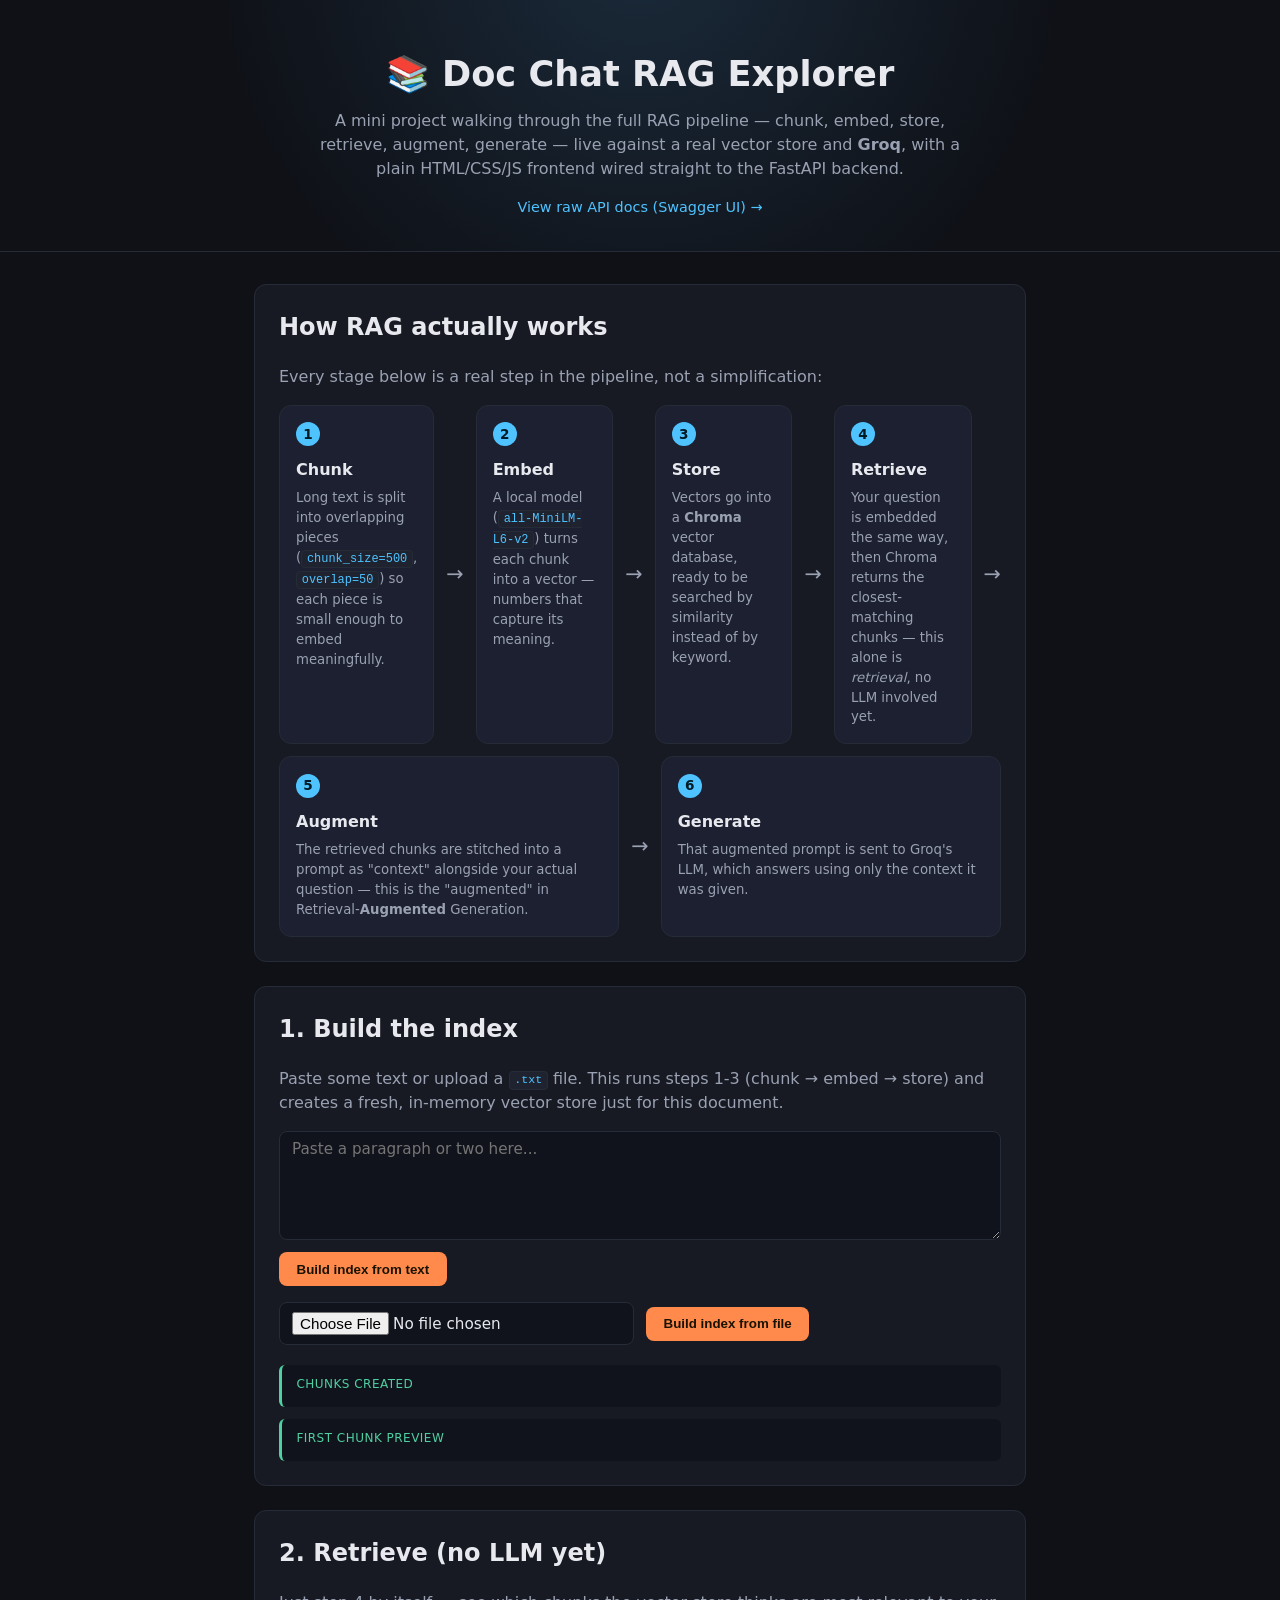
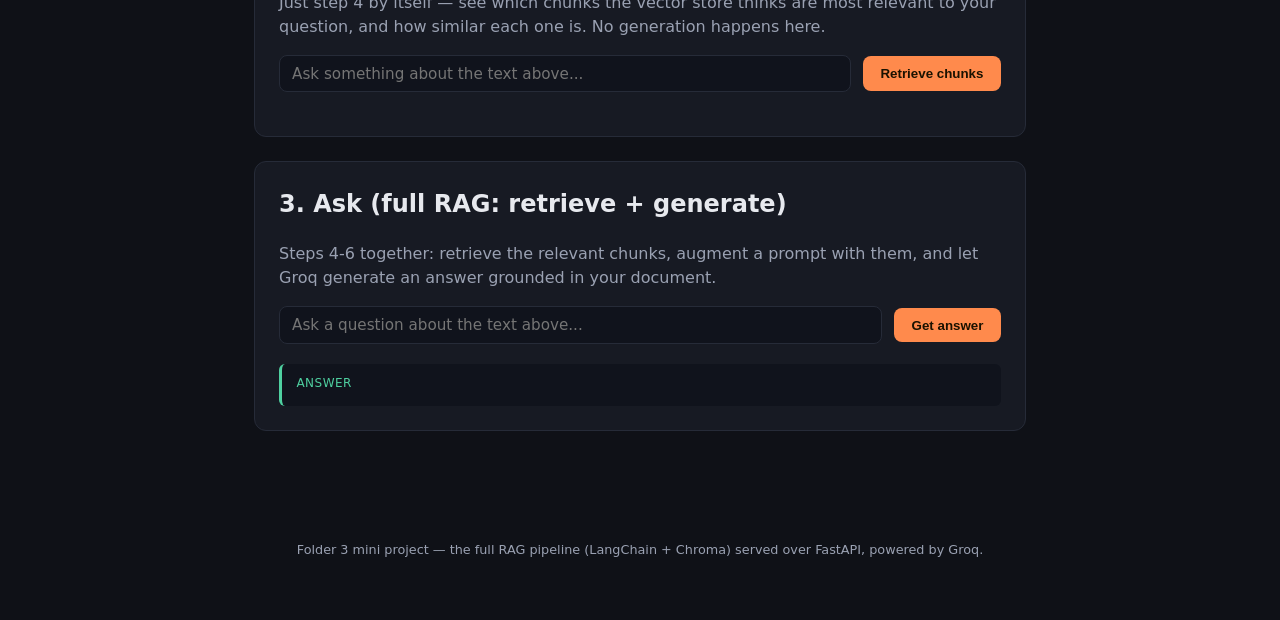
<file: 3-RAG Applications/Mini-Project-Doc-Chat-RAG-Explorer/static/index.html>
<!DOCTYPE html>
<html lang="en">
<head>
<meta charset="UTF-8" />
<meta name="viewport" content="width=device-width, initial-scale=1.0" />
<title>Doc Chat RAG Explorer</title>
<link rel="stylesheet" href="style.css" />
</head>
<body>

<header class="hero">
  <h1>📚 Doc Chat RAG Explorer</h1>
  <p>A mini project walking through the full RAG pipeline — chunk, embed, store, retrieve,
     augment, generate — live against a real vector store and <strong>Groq</strong>, with a plain
     HTML/CSS/JS frontend wired straight to the FastAPI backend.</p>
  <a class="docs-link" href="/docs" target="_blank">View raw API docs (Swagger UI) →</a>
</header>

<main>

  <!-- ============ HOW IT WORKS ============ -->
  <section class="card">
    <h2>How RAG actually works</h2>
    <p class="lead">Every stage below is a real step in the pipeline, not a simplification:</p>
    <div class="flow">
      <div class="flow-step">
        <span class="flow-num">1</span>
        <h3>Chunk</h3>
        <p>Long text is split into overlapping pieces (<code>chunk_size=500</code>,
           <code>overlap=50</code>) so each piece is small enough to embed meaningfully.</p>
      </div>
      <div class="flow-arrow">→</div>
      <div class="flow-step">
        <span class="flow-num">2</span>
        <h3>Embed</h3>
        <p>A local model (<code>all-MiniLM-L6-v2</code>) turns each chunk into a vector —
           numbers that capture its meaning.</p>
      </div>
      <div class="flow-arrow">→</div>
      <div class="flow-step">
        <span class="flow-num">3</span>
        <h3>Store</h3>
        <p>Vectors go into a <strong>Chroma</strong> vector database, ready to be searched by
           similarity instead of by keyword.</p>
      </div>
      <div class="flow-arrow">→</div>
      <div class="flow-step">
        <span class="flow-num">4</span>
        <h3>Retrieve</h3>
        <p>Your question is embedded the same way, then Chroma returns the closest-matching
           chunks — this alone is <em>retrieval</em>, no LLM involved yet.</p>
      </div>
      <div class="flow-arrow">→</div>
      <div class="flow-step">
        <span class="flow-num">5</span>
        <h3>Augment</h3>
        <p>The retrieved chunks are stitched into a prompt as "context" alongside your actual
           question — this is the "augmented" in Retrieval-<strong>Augmented</strong> Generation.</p>
      </div>
      <div class="flow-arrow">→</div>
      <div class="flow-step">
        <span class="flow-num">6</span>
        <h3>Generate</h3>
        <p>That augmented prompt is sent to Groq's LLM, which answers using only the context
           it was given.</p>
      </div>
    </div>
  </section>

  <!-- ============ 1. BUILD ============ -->
  <section class="card">
    <h2>1. Build the index</h2>
    <p class="lead">Paste some text or upload a <code>.txt</code> file. This runs steps 1-3
       (chunk → embed → store) and creates a fresh, in-memory vector store just for this document.</p>
    <form id="build-text-form">
      <textarea id="build-text" rows="5" placeholder="Paste a paragraph or two here..."></textarea>
      <button type="submit">Build index from text</button>
    </form>
    <form id="build-file-form">
      <input type="file" id="build-file" accept=".txt,.md" />
      <button type="submit">Build index from file</button>
    </form>
    <div class="result" id="build-result" hidden>
      <div class="stage"><span class="stage-label">Chunks created</span><p id="build-count"></p></div>
      <div class="stage"><span class="stage-label">First chunk preview</span><p id="build-preview"></p></div>
    </div>
    <details class="inspector" id="build-inspector" hidden>
      <summary>Under the hood: request / response</summary>
      <pre></pre>
    </details>
  </section>

  <!-- ============ 2. RETRIEVE ============ -->
  <section class="card">
    <h2>2. Retrieve (no LLM yet)</h2>
    <p class="lead">
      Just step 4 by itself — see which chunks the vector store thinks are most relevant to your
      question, and how similar each one is. No generation happens here.
    </p>
    <form id="retrieve-form">
      <input id="retrieve-question" placeholder="Ask something about the text above..." required />
      <button type="submit">Retrieve chunks</button>
    </form>
    <div class="result" id="retrieve-result" hidden></div>
    <details class="inspector" id="retrieve-inspector" hidden>
      <summary>Under the hood: request / response</summary>
      <pre></pre>
    </details>
  </section>

  <!-- ============ 3. ASK ============ -->
  <section class="card">
    <h2>3. Ask (full RAG: retrieve + generate)</h2>
    <p class="lead">
      Steps 4-6 together: retrieve the relevant chunks, augment a prompt with them, and let Groq
      generate an answer grounded in your document.
    </p>
    <form id="ask-form">
      <input id="ask-question" placeholder="Ask a question about the text above..." required />
      <button type="submit">Get answer</button>
    </form>
    <div class="result" id="ask-result" hidden>
      <div class="stage"><span class="stage-label">Answer</span><p id="ask-answer"></p></div>
    </div>
    <details class="inspector" id="ask-inspector" hidden>
      <summary>Under the hood: retrieved chunks + exact augmented prompt sent to Groq</summary>
      <pre></pre>
    </details>
  </section>

</main>

<footer>
  <p>Folder 3 mini project — the full RAG pipeline (LangChain + Chroma) served over FastAPI,
     powered by Groq.</p>
</footer>

<script src="app.js"></script>
</body>
</html>
</file>
<file: 3-RAG Applications/Mini-Project-Doc-Chat-RAG-Explorer/static/style.css>
:root {
  --bg: #0f1117;
  --panel: #171a23;
  --panel-border: #262b38;
  --text: #e7e9ee;
  --text-dim: #9aa1b2;
  --accent: #4fc3ff;
  --accent-2: #ff8a4c;
  --ok: #4fd0a0;
  --radius: 12px;
}

* { box-sizing: border-box; }

body {
  margin: 0;
  background: var(--bg);
  color: var(--text);
  font-family: "Segoe UI", system-ui, -apple-system, sans-serif;
  line-height: 1.5;
}

code {
  background: #1f2330;
  border: 1px solid var(--panel-border);
  border-radius: 4px;
  padding: 0.1em 0.4em;
  font-size: 0.9em;
  color: var(--accent);
}

.hero {
  padding: 3rem 1.5rem 2rem;
  text-align: center;
  background: radial-gradient(circle at 50% -20%, #1a2a3a 0%, var(--bg) 60%);
  border-bottom: 1px solid var(--panel-border);
}

.hero h1 { margin: 0 0 0.5rem; font-size: 2.2rem; }
.hero p { max-width: 680px; margin: 0 auto; color: var(--text-dim); }
.docs-link {
  display: inline-block;
  margin-top: 1rem;
  color: var(--accent);
  text-decoration: none;
  font-size: 0.9rem;
}
.docs-link:hover { text-decoration: underline; }

main {
  max-width: 820px;
  margin: 0 auto;
  padding: 2rem 1.5rem 4rem;
  display: flex;
  flex-direction: column;
  gap: 1.5rem;
}

.card {
  background: var(--panel);
  border: 1px solid var(--panel-border);
  border-radius: var(--radius);
  padding: 1.5rem;
}

.card h2 { margin-top: 0; }
.lead { color: var(--text-dim); }

.flow {
  display: flex;
  flex-wrap: wrap;
  align-items: stretch;
  gap: 0.75rem;
  margin-top: 1rem;
}
.flow-step {
  flex: 1 1 130px;
  background: #1c2030;
  border: 1px solid var(--panel-border);
  border-radius: var(--radius);
  padding: 1rem;
}
.flow-num {
  display: inline-flex;
  align-items: center;
  justify-content: center;
  width: 24px;
  height: 24px;
  border-radius: 50%;
  background: var(--accent);
  color: #001a26;
  font-weight: 700;
  font-size: 0.85rem;
  margin-bottom: 0.5rem;
}
.flow-step h3 { margin: 0.25rem 0 0.4rem; font-size: 1rem; }
.flow-step p { margin: 0; font-size: 0.83rem; color: var(--text-dim); }
.flow-arrow {
  display: flex;
  align-items: center;
  justify-content: center;
  color: var(--text-dim);
  font-size: 1.3rem;
}
@media (max-width: 900px) {
  .flow { flex-direction: column; }
  .flow-arrow { transform: rotate(90deg); }
}

form {
  display: flex;
  flex-wrap: wrap;
  gap: 0.75rem;
  align-items: center;
  margin-top: 1rem;
}

input[type="text"],
input:not([type]),
input[type="file"],
textarea {
  background: #10131c;
  border: 1px solid var(--panel-border);
  color: var(--text);
  border-radius: 8px;
  padding: 0.55rem 0.75rem;
  font-size: 0.95rem;
  font-family: inherit;
}
input:not([type="checkbox"]):not([type="file"]) { flex: 1 1 200px; }
textarea { flex: 1 1 100%; resize: vertical; }
input:focus, textarea:focus { outline: 2px solid var(--accent); outline-offset: 1px; }

button {
  background: var(--accent-2);
  color: #1a1200;
  border: none;
  border-radius: 8px;
  padding: 0.6rem 1.1rem;
  font-weight: 600;
  cursor: pointer;
  transition: opacity 0.15s;
}
button:hover { opacity: 0.85; }
button:disabled { opacity: 0.5; cursor: wait; }

.result {
  margin-top: 1.25rem;
  display: flex;
  flex-direction: column;
  gap: 0.75rem;
}
.stage {
  background: #10131c;
  border-left: 3px solid var(--ok);
  border-radius: 6px;
  padding: 0.65rem 0.9rem;
}
.stage-label {
  display: block;
  font-size: 0.75rem;
  text-transform: uppercase;
  letter-spacing: 0.04em;
  color: var(--ok);
  margin-bottom: 0.2rem;
}
.stage p { margin: 0; white-space: pre-wrap; }

.chunk-card {
  background: #10131c;
  border: 1px solid var(--panel-border);
  border-radius: 8px;
  padding: 0.75rem 0.9rem;
}
.chunk-card .chunk-text {
  margin: 0 0 0.5rem;
  font-size: 0.9rem;
  white-space: pre-wrap;
}
.score-bar-track {
  background: #1c2030;
  border-radius: 4px;
  height: 6px;
  overflow: hidden;
}
.score-bar-fill {
  background: var(--accent);
  height: 100%;
}
.score-label {
  font-size: 0.75rem;
  color: var(--text-dim);
  margin-top: 0.3rem;
  display: block;
}

.inspector {
  margin-top: 1rem;
  border-top: 1px dashed var(--panel-border);
  padding-top: 0.75rem;
}
.inspector summary {
  cursor: pointer;
  color: var(--text-dim);
  font-size: 0.85rem;
}
.inspector pre {
  margin-top: 0.75rem;
  background: #0a0c12;
  border: 1px solid var(--panel-border);
  border-radius: 8px;
  padding: 0.9rem;
  font-size: 0.8rem;
  overflow-x: auto;
  color: #b9d6e6;
  white-space: pre-wrap;
  word-break: break-word;
}

footer {
  text-align: center;
  color: var(--text-dim);
  font-size: 0.8rem;
  padding: 2rem 1rem 3rem;
}
</file>
